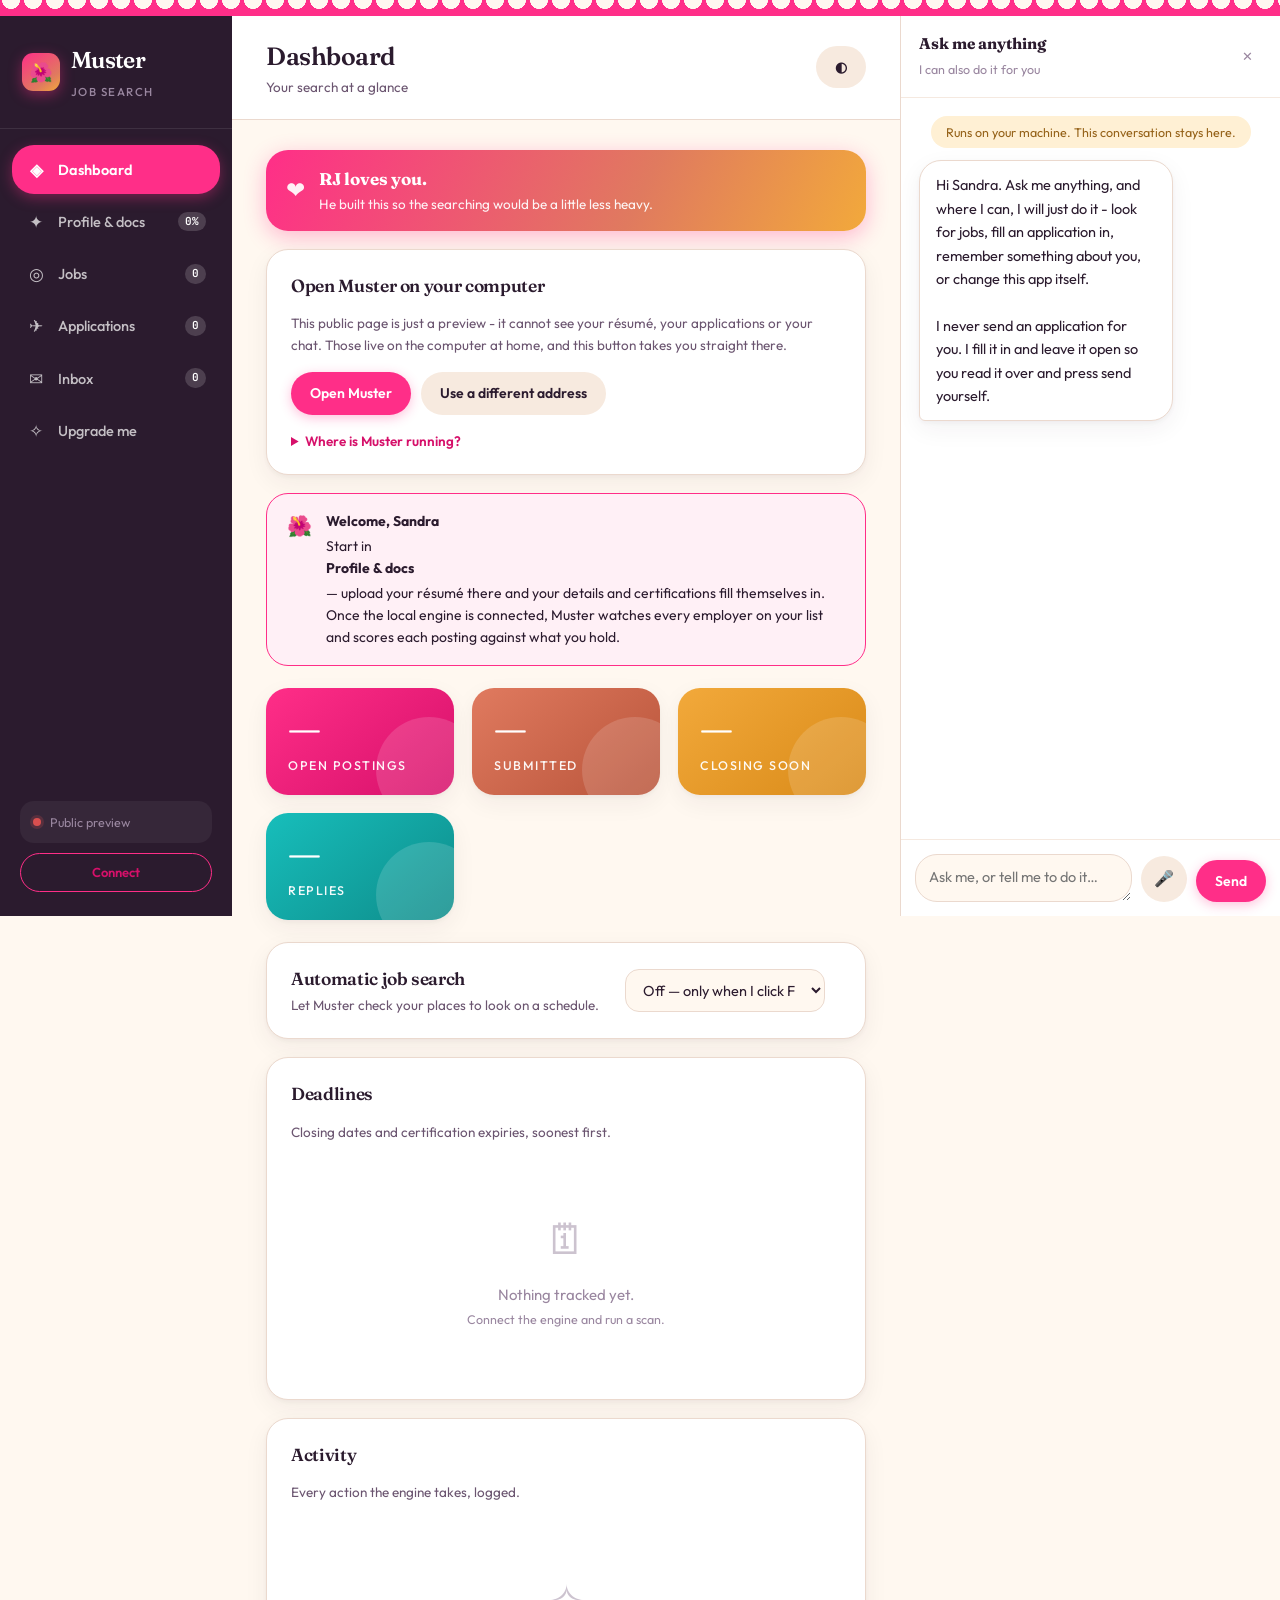
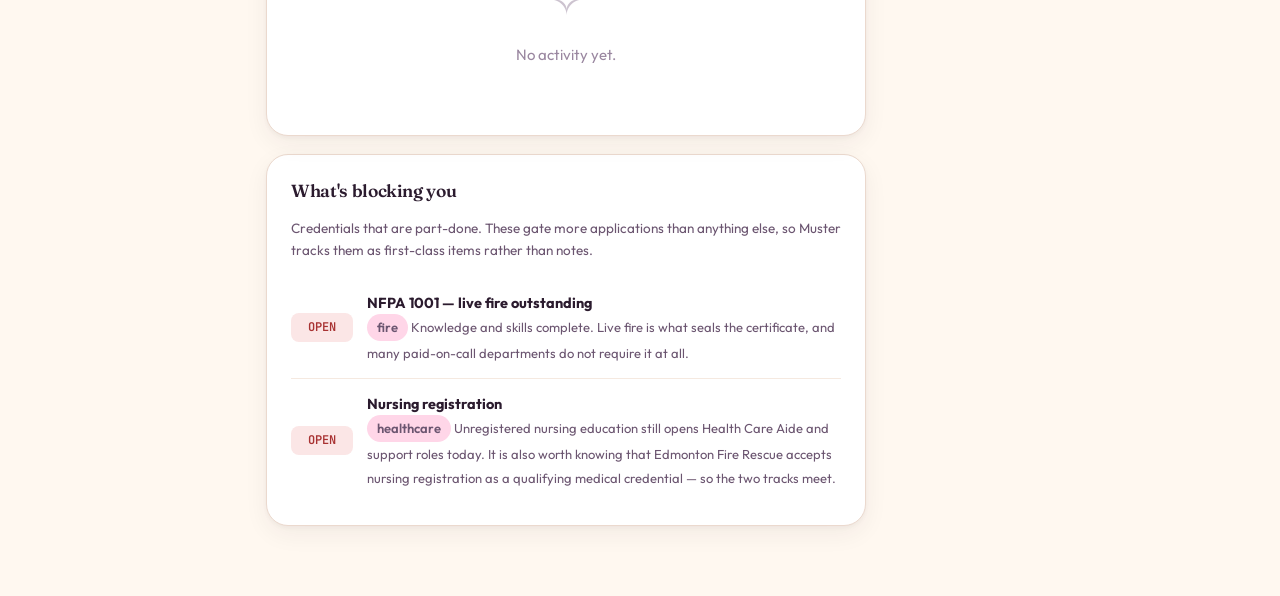
<file: docs/index.html>
<!doctype html>
<html lang="en">
<head>
<meta charset="utf-8">
<meta name="viewport" content="width=device-width,initial-scale=1">
<title>Muster — Sandra's job search</title>
<link rel="preconnect" href="https://fonts.googleapis.com">
<link rel="preconnect" href="https://fonts.gstatic.com" crossorigin>
<link href="https://fonts.googleapis.com/css2?family=Fraunces:opsz,wght@9..144,500;9..144,600;9..144,700&family=Outfit:wght@400;500;600;700&family=JetBrains+Mono:wght@400;500;600&display=swap" rel="stylesheet">
<link rel="stylesheet" href="styles.css?v=20260818100408">
<link rel="icon" href="data:image/svg+xml,<svg xmlns='http://www.w3.org/2000/svg' viewBox='0 0 100 100'><text y='.9em' font-size='90'>🌺</text></svg>">
</head>
<body>
<div class="cutpaper"></div>

<div class="shell">

  <!-- ══ left rail ══ -->
  <aside class="rail">
    <div class="brand">
      <div class="brand-mark">
        <div class="brand-glyph">🌺</div>
        <div>
          <h1>Muster</h1>
          <small>Job search</small>
        </div>
      </div>
    </div>

    <nav class="nav" id="nav">
      <button data-panel="dash"  aria-current="true"><span class="ico">◈</span><span class="lbl">Dashboard</span></button>
      <button data-panel="profile"><span class="ico">✦</span><span class="lbl">Profile &amp; docs</span><span class="tag" id="tag-profile">0%</span></button>
      <button data-panel="jobs"><span class="ico">◎</span><span class="lbl">Jobs</span><span class="tag" id="tag-jobs">0</span></button>
      <button data-panel="apps"><span class="ico">✈</span><span class="lbl">Applications</span><span class="tag" id="tag-apps">0</span></button>
      <button data-panel="inbox"><span class="ico">✉</span><span class="lbl">Inbox</span><span class="tag" id="tag-inbox">0</span></button>
      <button data-panel="upgrade"><span class="ico">✧</span><span class="lbl">Upgrade me</span></button>
    </nav>

    <div class="rail-foot">
      <div class="conn">
        <span class="dot" id="conn-dot"></span>
        <span id="conn-text">Offline</span>
      </div>
      <button class="btn ghost" id="btn-connect" style="font-size:13px;padding:8px 14px">Connect</button>
    </div>
  </aside>

  <!-- ══ main ══ -->
  <main class="main">
    <header class="topbar">
      <div>
        <h2 id="page-title">Dashboard</h2>
        <div class="sub" id="page-sub">Your search at a glance</div>
      </div>
      <div class="spacer"></div>
      <button class="btn quiet" id="btn-theme" title="Theme">◐</button>
    </header>

    <div class="wrap">

      <!-- ── DASHBOARD ── -->
      <section class="panel" id="p-dash">
        <div class="lovenote">
          <span class="heart">❤</span>
          <div>
            <b>RJ loves you.</b>
            <span>He built this so the searching would be a little less heavy.</span>
          </div>
        </div>

        <!-- Only ever shown on the public GitHub copy. The engine serving
             this same file at home hides it, because you are already there. -->
        <div class="card" id="open-at-home" hidden style="margin-bottom:18px">
          <h3>Open Muster on your computer</h3>
          <p class="hint">This public page is just a preview - it cannot see your
             résumé, your applications or your chat. Those live on the computer at
             home, and this button takes you straight there.</p>
          <div style="display:flex;gap:10px;flex-wrap:wrap;align-items:center;margin-top:14px">
            <a class="btn" id="go-home" href="http://127.0.0.1:8770/">Open Muster</a>
            <button class="btn quiet" id="edit-home">Use a different address</button>
          </div>
          <details id="home-editor" style="margin-top:16px">
            <summary style="cursor:pointer;color:var(--pink-deep);font-weight:600;font-size:13.5px">Where is Muster running?</summary>
            <p class="hint" style="margin-top:12px">
              On the computer itself, leave this as it is. From your phone or another
              device on the same wifi, use that computer's address on the network -
              Muster prints it when it starts, something like
              <code>http://192.168.1.42:8770</code>. It will ask for your PIN once.</p>
            <div class="row" style="align-items:end;margin-top:12px">
              <div class="field" style="margin:0;flex:1">
                <label>Address of the computer running Muster</label>
                <input type="text" id="home-url" placeholder="http://192.168.1.42:8770">
              </div>
              <button class="btn" id="save-home" type="button">Save</button>
            </div>
          </details>
        </div>

        <div class="banner pink" id="setup-banner">
          <span class="bi">🌺</span>
          <div>
            <b>Welcome, Sandra</b>
            Start in <b>Profile &amp; docs</b> — upload your résumé there and your details
            and certifications fill themselves in. Once the local engine is connected,
            Muster watches every employer on your list and scores each posting against
            what you hold.
          </div>
        </div>

        <div class="grid g4" style="margin-bottom:22px">
          <div class="stat p1"><div class="n" id="s-open">—</div><div class="l">Open postings</div></div>
          <div class="stat p2"><div class="n" id="s-sent">—</div><div class="l">Submitted</div></div>
          <div class="stat p3"><div class="n" id="s-soon">—</div><div class="l">Closing soon</div></div>
          <div class="stat p4"><div class="n" id="s-reply">—</div><div class="l">Replies</div></div>
          <div class="stat p5" id="attn-tile" style="display:none"><div class="n" id="s-needs-attention">0</div><div class="l">Need your attention</div></div>
        </div>

        <div class="card" style="margin-bottom:18px;display:flex;align-items:center;gap:16px;flex-wrap:wrap">
          <div style="flex:1;min-width:200px">
            <h3 style="margin-bottom:2px">Automatic job search</h3>
            <p class="hint" style="margin:0">Let Muster check your places to look on a schedule.</p>
          </div>
          <select id="scan-schedule" style="max-width:200px">
            <option value="0">Off — only when I click Find jobs</option>
            <option value="6">Every 6 hours</option>
            <option value="12">Every 12 hours</option>
            <option value="24">Once a day</option>
          </select>
          <span id="schedule-note" style="font-size:13px;color:var(--ink-soft)"></span>
        </div>

        <div class="grid g2">
          <div class="card">
            <h3>Deadlines</h3>
            <p class="hint">Closing dates and certification expiries, soonest first.</p>
            <div id="deadlines">
              <div class="empty"><div class="big">🗓</div>Nothing tracked yet.<br><small>Connect the engine and run a scan.</small></div>
            </div>
          </div>

          <div class="card">
            <h3>Activity</h3>
            <p class="hint">Every action the engine takes, logged.</p>
            <div id="activity">
              <div class="empty"><div class="big">✧</div>No activity yet.</div>
            </div>
          </div>
        </div>

        <div class="card" style="margin-top:18px">
          <h3>What's blocking you</h3>
          <p class="hint">Credentials that are part-done. These gate more applications than anything else, so Muster tracks them as first-class items rather than notes.</p>
          <div id="blocker">
            <div class="dl">
              <div class="when soon">OPEN</div>
              <div class="what">
                <b>NFPA 1001 &mdash; live fire outstanding</b> <span class="chip pink">fire</span>
                <span>Knowledge and skills complete. Live fire is what seals the certificate, and many paid-on-call departments do not require it at all.</span>
              </div>
            </div>
            <div class="dl">
              <div class="when soon">OPEN</div>
              <div class="what">
                <b>Nursing registration</b> <span class="chip pink">healthcare</span>
                <span>Unregistered nursing education still opens Health Care Aide and support roles today. It is also worth knowing that Edmonton Fire Rescue accepts nursing registration as a qualifying medical credential &mdash; so the two tracks meet.</span>
              </div>
            </div>
          </div>
        </div>
      </section>

      <!-- ── PROFILE ── -->
      <section class="panel" id="p-profile" hidden>
        <div class="banner">
          <span class="bi">🔒</span>
          <div><b>Stays on this machine</b>
          Read from your résumé and saved locally. The public website never sees it.</div>
        </div>

        <div class="card" style="margin-bottom:18px">
          <h3>Start here — upload your résumé</h3>
          <p class="hint">Everything below fills itself in from this one file: your details, your certifications, and most of what an application asks for.</p>
          <div class="drop" id="drop-resume">
            <div class="big">📄</div>
            <b>Drop résumé here</b> or click to browse
            <small>PDF, DOC, DOCX</small>
          </div>
          <input type="file" id="file-resume" hidden accept=".pdf,.doc,.docx,.rtf,.odt">
          <div id="resume-list" style="margin-top:14px"></div>
        </div>

        <div class="card" style="margin-bottom:18px">
          <h3>Still needed</h3>
          <p class="hint">Only the things a job application will actually ask for that we do not have yet. Answer them in the chat below, in your own words.</p>
          <div id="gap-list">
            <div class="empty"><div class="big">✦</div>Upload your résumé above and this fills itself in.</div>
          </div>
        </div>

        <div class="card" style="margin-bottom:18px">
          <h3>Answer them here</h3>
          <p class="hint">Plain sentences are fine — "I live in Onoway, Alberta, postal T0E 1V0" fills three at once.</p>
          <div class="chat mini">
            <div class="msgs" id="msgs-profile">
              <div class="msg bot">Tell me anything from the list above and I will record it. You can answer several at once.</div>
            </div>
            <div class="composer">
              <textarea id="chat-input-profile" placeholder="e.g. I'm a Canadian citizen with a class 5 licence…" rows="1"></textarea>
              <button class="btn" id="btn-send-profile">Save it</button>
            </div>
          </div>
        </div>

        <div class="card" style="margin-bottom:18px">
          <h3>What we have</h3>
          <p class="hint">Read from your résumé and from what you have told me.</p>
          <div id="have-list">
            <div class="empty"><div class="big">✧</div>Nothing yet.</div>
          </div>
        </div>

        <div class="card" style="margin-bottom:18px">
          <h3>Certifications</h3>
          <p class="hint">Lifted automatically from your résumé. You can still add anything the parser missed.</p>
          <div id="cert-list">
            <div class="empty"><div class="big">❋</div>Upload your résumé and your certifications appear here.</div>
          </div>
          <details style="margin-top:16px">
            <summary style="cursor:pointer;color:var(--pink-deep);font-weight:600;font-size:13.5px">Add one manually</summary>
            <div class="row" style="align-items:end;margin-top:14px">
              <div class="field" style="margin:0"><label>Certification</label>
                <input type="text" id="cert-name" placeholder="e.g. NFPA 1001 Level II"></div>
              <div class="field" style="margin:0"><label>Status</label>
                <select id="cert-status"><option>Complete</option><option>In progress</option><option>Partial</option><option>Expired</option></select></div>
              <div class="field" style="margin:0"><label>Expires</label><input type="date" id="cert-expiry"></div>
              <button class="btn" id="btn-add-cert" type="button">Add</button>
            </div>
          </details>
        </div>

        <div class="card">
          <h3>Supporting documents</h3>
          <p class="hint">Certificates, abstract, fit test, immunization record, CRC — anything a department might ask you to attach.</p>
          <div class="drop" id="drop-doc">
            <div class="big">❋</div>
            <b>Drop documents here</b>
            <small>Anything a department might ask you to attach</small>
          </div>
          <input type="file" id="file-doc" hidden multiple>
          <div id="doc-list" style="margin-top:14px"></div>
        </div>
      </section>

      <!-- ── JOBS ── -->
      <section class="panel" id="p-jobs" hidden>
        <div class="card" style="margin-bottom:18px">
          <h3>Ask about jobs</h3>
          <p class="hint">Which employers are worth it, what they need, when they open.</p>
          <div class="chat mini">
            <div class="msgs" id="msgs-jobs">
              <div class="msg bot">Ask me who is hiring, what a posting really requires, or whether something is worth applying to.</div>
            </div>
            <div class="composer">
              <textarea id="chat-input-jobs" placeholder="e.g. which of these should I apply to first?" rows="1"></textarea>
              <button class="btn" id="btn-send-jobs">Send</button>
            </div>
          </div>
        </div>

        <div class="card" style="margin-bottom:18px">
          <h3>Places to look</h3>
          <p class="hint">Just tell me where to look - "LinkedIn for nursing in Alberta", "Indeed for care aide near Onoway", "the City of Edmonton jobs page". I find the address and add it. No links to paste.</p>
          <div class="chat mini">
            <div class="msgs" id="msgs-sources">
              <div class="msg bot">Tell me where to look and I will add it. For example: "LinkedIn for nursing in Alberta", "Job Bank firefighter jobs", "AHS careers", or "the City of Edmonton jobs page".</div>
            </div>
            <div class="composer">
              <textarea id="chat-input-sources" placeholder="e.g. LinkedIn nursing jobs in Alberta…" rows="1"></textarea>
              <button class="btn" id="btn-send-sources">Add it</button>
            </div>
          </div>
          <details style="margin-top:12px">
            <summary style="cursor:pointer;color:var(--pink-deep);font-weight:600;font-size:13px">Type an address by hand instead</summary>
            <div class="row" style="align-items:end;margin-top:12px">
              <div class="field" style="margin:0"><label>Name</label><input type="text" id="src-name" placeholder="e.g. LinkedIn - nursing"></div>
              <div class="field" style="margin:0;flex:2"><label>Web address</label><input type="text" id="src-url" placeholder="https://..."></div>
              <div class="field" style="margin:0"><label>Track</label><select id="src-kind"><option value="fire">Fire</option><option value="healthcare">Healthcare</option><option value="general">Any job</option></select></div>
              <button class="btn quiet" id="btn-add-src" type="button">Add</button>
            </div>
          </details>
          <div id="src-list" style="margin-top:14px"></div>
        </div>

        <div class="banner">
          <span class="bi">◎</span>
          <div><b>Every employer, watched</b>
          Fire services, healthcare, and general employers across Alberta and beyond.
          Muster checks each source for new postings and scores them against what you hold.</div>
        </div>
        <div style="display:flex;gap:12px;margin-bottom:18px;flex-wrap:wrap">
          <button class="btn" id="btn-scan2">Scan now</button>
          <button class="btn ghost" id="btn-seed">Load employers</button>
          <input type="text" id="job-filter" placeholder="Filter by department or city…" style="flex:1;min-width:210px">
        </div>
        <div class="tablewrap">
          <table>
            <thead><tr>
              <th>Employer</th><th>Role</th><th>Track</th><th>Type</th><th>City</th>
              <th>Closes</th><th>Match</th><th>Portal</th><th>Apply</th>
            </tr></thead>
            <tbody id="jobs-body">
              <tr><td colspan="9"><div class="empty"><div class="big">◎</div>
                No postings yet.<br><small>Connect the engine, then load employers and scan.</small></div></td></tr>
            </tbody>
          </table>
        </div>
      </section>

      <!-- ── APPLICATIONS ── -->
      <section class="panel" id="p-apps" hidden>
        <div class="banner">
          <span class="bi">✈</span>
          <div><b>Nothing submits without review</b>
          Muster fills the forms and queues them here. You read it, then you send it.
          Fire departments talk to each other — a sloppy application is remembered.</div>
        </div>
        <div class="tablewrap">
          <table>
            <thead><tr>
              <th>Employer</th><th>Role</th><th>Status</th><th>Submitted</th>
              <th>Last reply</th><th></th>
            </tr></thead>
            <tbody id="apps-body">
              <tr><td colspan="6"><div class="empty"><div class="big">✈</div>
                No applications yet.</div></td></tr>
            </tbody>
          </table>
        </div>
      </section>


      <!-- ── UPGRADE ── -->
      <section class="panel" id="p-upgrade" hidden>
        <div class="banner pink">
          <span class="bi">✧</span>
          <div><b>Change how this app looks and works</b>
          Describe what you want and it rewrites its own page - the look, the
          wording, or where things are. Every change is checked by opening the
          page and using it before you see it, and anything broken is put back
          automatically.</div>
        </div>

        <div class="card" style="margin-bottom:18px">
          <h3>Try one of these</h3>
          <p class="hint">Click to load it into the box, then send.</p>
          <div class="ideas">
            <button class="idea" type="button">Change the theme to deep blues and gold instead of pink</button>
            <button class="idea" type="button">Make the text bigger and easier to read</button>
            <button class="idea" type="button">Give it a calm, minimal look with lots of white space</button>
            <button class="idea" type="button">Make it warmer and softer, rounder corners</button>
            <button class="idea" type="button">Use a dark theme by default</button>
            <button class="idea" type="button">Make the buttons and cards flatter and more modern</button>
            <button class="idea" type="button">Change the welcome message to something shorter</button>
            <button class="idea" type="button">Make it look like a firefighter app, reds and blacks</button>
            <button class="idea" type="button">Move the settings button to the top of the page</button>
            <button class="idea" type="button">Add a final confirmation step before an application is sent</button>
            <button class="idea" type="button">Put the deadlines above everything else on the dashboard</button>
            <button class="idea" type="button">Add a new tab for interview notes</button>
          </div>
        </div>

        <div class="card">
          <h3>Tell it what to change</h3>
          <p class="hint">Plain English. It can change the colours, the wording, or the shape of the app - moving things, adding a step, adding a tab.</p>
          <div class="chat mini">
            <div class="msgs" id="msgs-upgrade">
              <div class="msg bot">Describe any change to how this app looks, reads or works - including moving things around or adding a step - and I will rewrite my own page to match. I open the page and test it before you see it, so a change that breaks something is put back on its own. Say "undo" for the last change, or use Restore original design to go all the way back.</div>
            </div>
            <div class="composer">
              <textarea id="chat-input-upgrade" placeholder="e.g. change the theme to something calmer…" rows="1"></textarea>
              <button class="btn" id="btn-send-upgrade">Change it</button>
            </div>
          </div>
          <div style="margin-top:14px;display:flex;gap:10px;flex-wrap:wrap">
            <button class="btn quiet" id="btn-undo-upgrade" type="button">Undo last change</button>
            <button class="btn quiet" id="btn-selftest" type="button">Check the page works</button>
            <button class="btn quiet" id="btn-reset-upgrade" type="button">Restore original design</button>
          </div>
          <p class="hint" style="margin-top:10px">Restore puts back the design this app
             shipped with, however far it has drifted. Your version is saved first, so
             even that is reversible.</p>
        </div>
      </section>


      <!-- ── INBOX ── -->
      <section class="panel" id="p-inbox" hidden>
        <div class="banner">
          <span class="bi">✉</span>
          <div><b>Replies, interviews and rejections</b>
          Muster reads your email read-only and threads anything job-related here.
          Your password never leaves this machine.</div>
        </div>

        <div class="card" id="email-card" style="margin-bottom:18px">
          <h3>Connect your email</h3>
          <p class="hint">Gmail needs a one-time <b>App Password</b>, not your normal password.
          Turn on 2-Step Verification, then Google Account → Security → App passwords → name it "Muster".</p>
          <div class="row" style="align-items:end">
            <div class="field" style="margin:0;flex:2"><label>Gmail address</label>
              <input type="email" id="email-addr" placeholder="sandra.ayany@gmail.com"></div>
            <div class="field" style="margin:0;flex:2"><label>App password (16 characters)</label>
              <input type="password" id="email-pw" placeholder="xxxx xxxx xxxx xxxx"></div>
            <button class="btn" id="btn-email-connect" type="button">Connect</button>
          </div>
          <div id="email-status" style="margin-top:12px;font-size:13.5px"></div>
        </div>

        <div style="display:flex;gap:12px;margin-bottom:16px">
          <button class="btn" id="btn-inbox-refresh">Check email now</button>
        </div>
        <div id="inbox-list">
          <div class="empty"><div class="big">✉</div>Connect your email, then check for replies.</div>
        </div>
      </section>

      <!-- ── CHAT ── -->
          </div>
  </main>
  <aside class="superchat" id="superchat">
    <div class="sc-head">
      <div><b>Ask me anything</b><span>I can also do it for you</span></div>
      <button class="sc-toggle" id="sc-toggle" type="button" aria-label="Hide the chat">&#10005;</button>
    </div>
    <div class="msgs" id="msgs">
      <div class="msg sys">Runs on your machine. This conversation stays here.</div>
      <div class="msg bot">Hi Sandra. Ask me anything, and where I can, I will just do it - look for jobs, fill an application in, remember something about you, or change this app itself.

I never send an application for you. I fill it in and leave it open so you read it over and press send yourself.</div>
    </div>
    <div class="composer">
      <textarea id="chat-input" placeholder="Ask me, or tell me to do it&#8230;" rows="1"></textarea>
      <button class="btn" id="btn-send">Send</button>
    </div>
  </aside>
  <button class="sc-open" id="sc-open" type="button" aria-label="Open the chat">&#128172;</button>
</div>

<script src="app.js?v=20260818100408"></script>
</body>
</html>
</file>
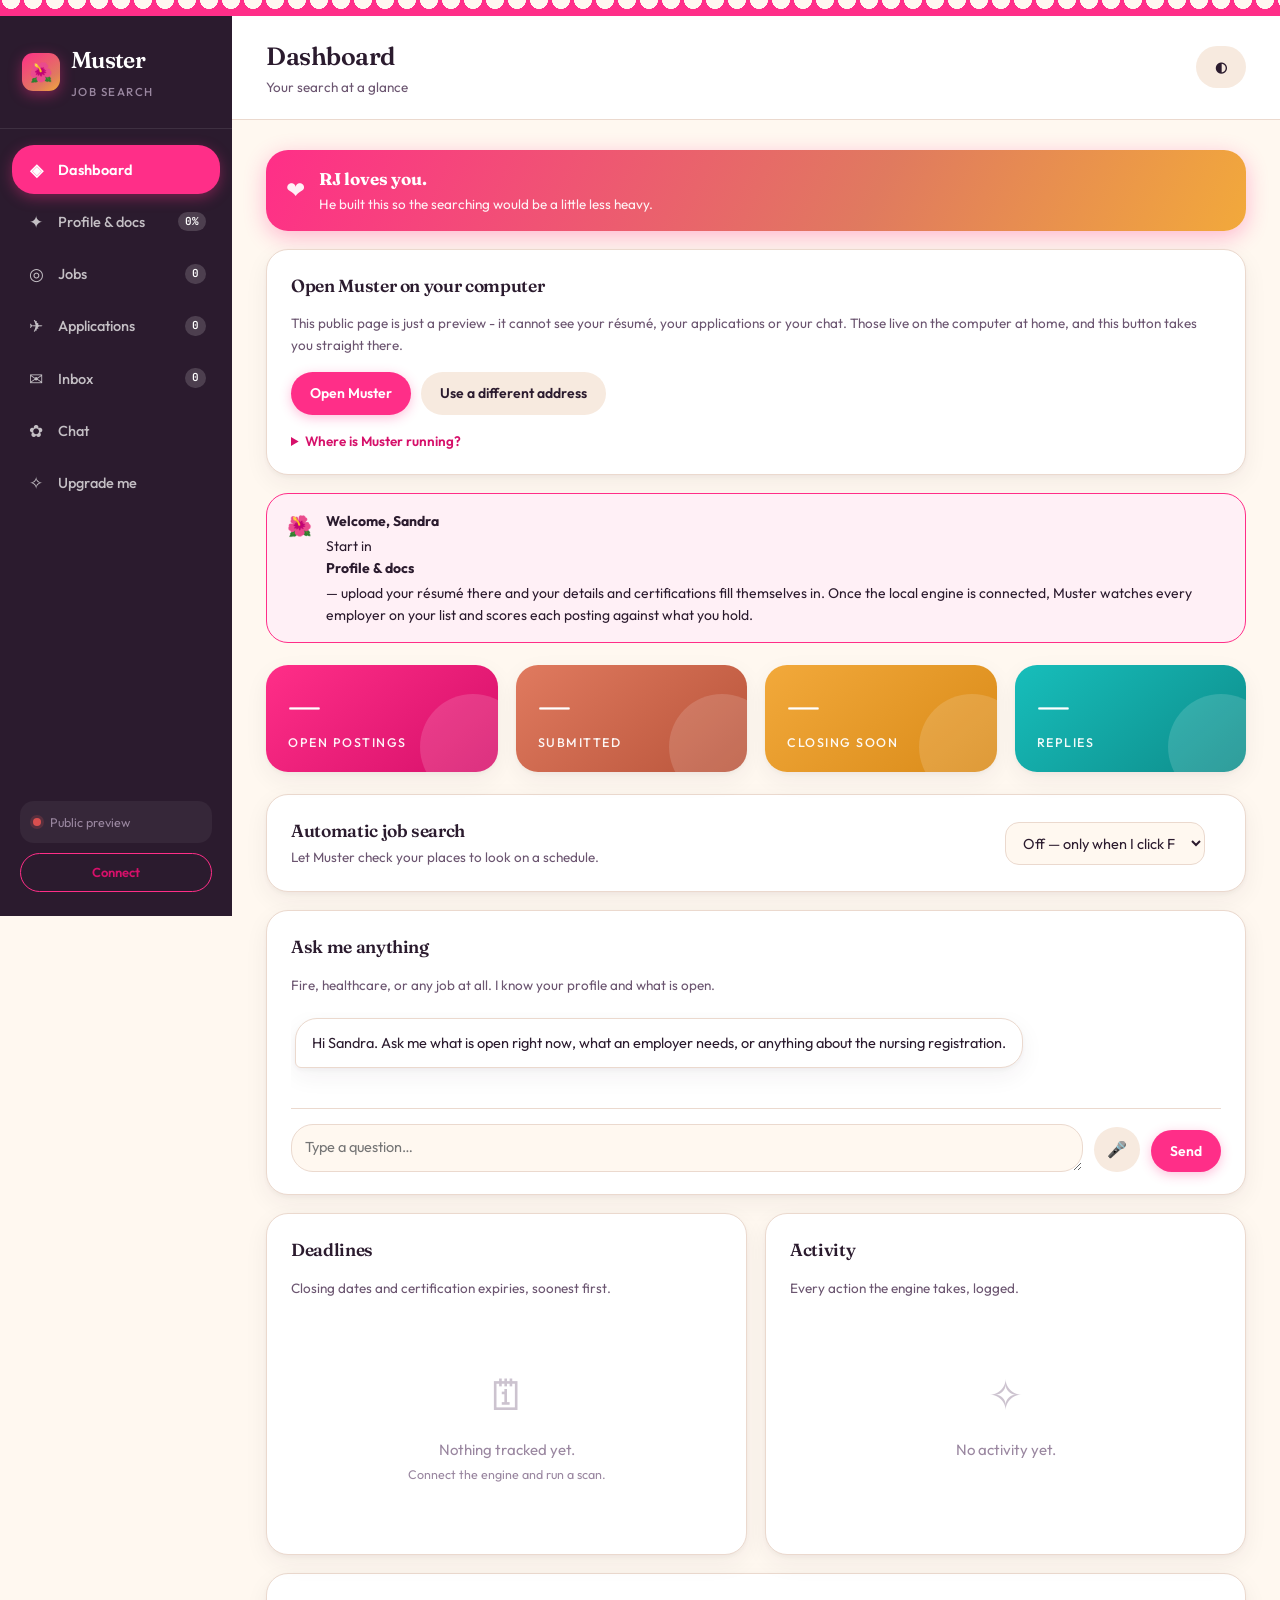
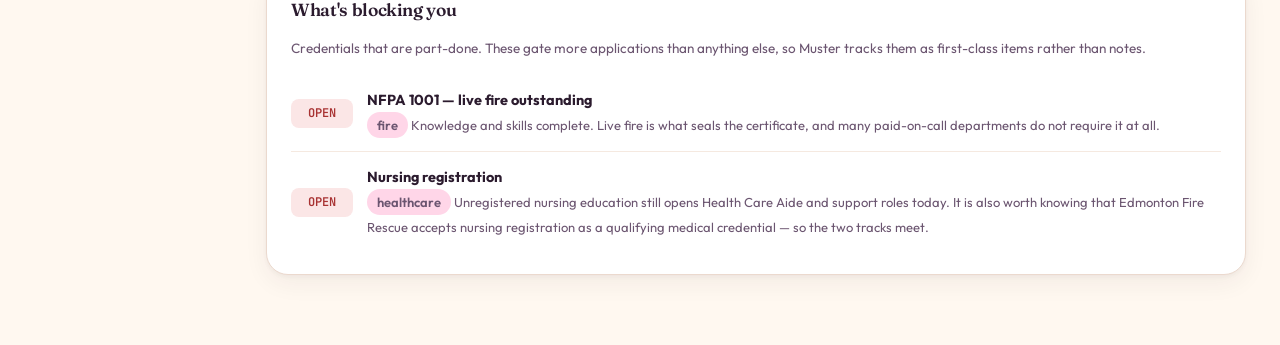
<file: docs/_defaults/index.html>
<!doctype html>
<html lang="en">
<head>
<meta charset="utf-8">
<meta name="viewport" content="width=device-width,initial-scale=1">
<title>Muster — Sandra's job search</title>
<link rel="preconnect" href="https://fonts.googleapis.com">
<link rel="preconnect" href="https://fonts.gstatic.com" crossorigin>
<link href="https://fonts.googleapis.com/css2?family=Fraunces:opsz,wght@9..144,500;9..144,600;9..144,700&family=Outfit:wght@400;500;600;700&family=JetBrains+Mono:wght@400;500;600&display=swap" rel="stylesheet">
<link rel="stylesheet" href="styles.css?v=20260818100408">
<link rel="icon" href="data:image/svg+xml,<svg xmlns='http://www.w3.org/2000/svg' viewBox='0 0 100 100'><text y='.9em' font-size='90'>🌺</text></svg>">
</head>
<body>
<div class="cutpaper"></div>

<div class="shell">

  <!-- ══ left rail ══ -->
  <aside class="rail">
    <div class="brand">
      <div class="brand-mark">
        <div class="brand-glyph">🌺</div>
        <div>
          <h1>Muster</h1>
          <small>Job search</small>
        </div>
      </div>
    </div>

    <nav class="nav" id="nav">
      <button data-panel="dash"  aria-current="true"><span class="ico">◈</span><span class="lbl">Dashboard</span></button>
      <button data-panel="profile"><span class="ico">✦</span><span class="lbl">Profile &amp; docs</span><span class="tag" id="tag-profile">0%</span></button>
      <button data-panel="jobs"><span class="ico">◎</span><span class="lbl">Jobs</span><span class="tag" id="tag-jobs">0</span></button>
      <button data-panel="apps"><span class="ico">✈</span><span class="lbl">Applications</span><span class="tag" id="tag-apps">0</span></button>
      <button data-panel="inbox"><span class="ico">✉</span><span class="lbl">Inbox</span><span class="tag" id="tag-inbox">0</span></button>
      <button data-panel="chat"><span class="ico">✿</span><span class="lbl">Chat</span></button>
      <button data-panel="upgrade"><span class="ico">✧</span><span class="lbl">Upgrade me</span></button>
    </nav>

    <div class="rail-foot">
      <div class="conn">
        <span class="dot" id="conn-dot"></span>
        <span id="conn-text">Offline</span>
      </div>
      <button class="btn ghost" id="btn-connect" style="font-size:13px;padding:8px 14px">Connect</button>
    </div>
  </aside>

  <!-- ══ main ══ -->
  <main class="main">
    <header class="topbar">
      <div>
        <h2 id="page-title">Dashboard</h2>
        <div class="sub" id="page-sub">Your search at a glance</div>
      </div>
      <div class="spacer"></div>
      <button class="btn quiet" id="btn-theme" title="Theme">◐</button>
    </header>

    <div class="wrap">

      <!-- ── DASHBOARD ── -->
      <section class="panel" id="p-dash">
        <div class="lovenote">
          <span class="heart">❤</span>
          <div>
            <b>RJ loves you.</b>
            <span>He built this so the searching would be a little less heavy.</span>
          </div>
        </div>

        <!-- Only ever shown on the public GitHub copy. The engine serving
             this same file at home hides it, because you are already there. -->
        <div class="card" id="open-at-home" hidden style="margin-bottom:18px">
          <h3>Open Muster on your computer</h3>
          <p class="hint">This public page is just a preview - it cannot see your
             résumé, your applications or your chat. Those live on the computer at
             home, and this button takes you straight there.</p>
          <div style="display:flex;gap:10px;flex-wrap:wrap;align-items:center;margin-top:14px">
            <a class="btn" id="go-home" href="http://127.0.0.1:8770/">Open Muster</a>
            <button class="btn quiet" id="edit-home">Use a different address</button>
          </div>
          <details id="home-editor" style="margin-top:16px">
            <summary style="cursor:pointer;color:var(--pink-deep);font-weight:600;font-size:13.5px">Where is Muster running?</summary>
            <p class="hint" style="margin-top:12px">
              On the computer itself, leave this as it is. From your phone or another
              device on the same wifi, use that computer's address on the network -
              Muster prints it when it starts, something like
              <code>http://192.168.1.42:8770</code>. It will ask for your PIN once.</p>
            <div class="row" style="align-items:end;margin-top:12px">
              <div class="field" style="margin:0;flex:1">
                <label>Address of the computer running Muster</label>
                <input type="text" id="home-url" placeholder="http://192.168.1.42:8770">
              </div>
              <button class="btn" id="save-home" type="button">Save</button>
            </div>
          </details>
        </div>

        <div class="banner pink" id="setup-banner">
          <span class="bi">🌺</span>
          <div>
            <b>Welcome, Sandra</b>
            Start in <b>Profile &amp; docs</b> — upload your résumé there and your details
            and certifications fill themselves in. Once the local engine is connected,
            Muster watches every employer on your list and scores each posting against
            what you hold.
          </div>
        </div>

        <div class="grid g4" style="margin-bottom:22px">
          <div class="stat p1"><div class="n" id="s-open">—</div><div class="l">Open postings</div></div>
          <div class="stat p2"><div class="n" id="s-sent">—</div><div class="l">Submitted</div></div>
          <div class="stat p3"><div class="n" id="s-soon">—</div><div class="l">Closing soon</div></div>
          <div class="stat p4"><div class="n" id="s-reply">—</div><div class="l">Replies</div></div>
          <div class="stat p5" id="attn-tile" style="display:none"><div class="n" id="s-needs-attention">0</div><div class="l">Need your attention</div></div>
        </div>

        <div class="card" style="margin-bottom:18px;display:flex;align-items:center;gap:16px;flex-wrap:wrap">
          <div style="flex:1;min-width:200px">
            <h3 style="margin-bottom:2px">Automatic job search</h3>
            <p class="hint" style="margin:0">Let Muster check your places to look on a schedule.</p>
          </div>
          <select id="scan-schedule" style="max-width:200px">
            <option value="0">Off — only when I click Find jobs</option>
            <option value="6">Every 6 hours</option>
            <option value="12">Every 12 hours</option>
            <option value="24">Once a day</option>
          </select>
          <span id="schedule-note" style="font-size:13px;color:var(--ink-soft)"></span>
        </div>

        <div class="card dash-chat" style="margin-bottom:18px">
          <h3>Ask me anything</h3>
          <p class="hint">Fire, healthcare, or any job at all. I know your profile and what is open.</p>
          <div class="chat mini">
            <div class="msgs" id="msgs-mini">
              <div class="msg bot">Hi Sandra. Ask me what is open right now, what an employer needs, or anything about the nursing registration.</div>
            </div>
            <div class="composer">
              <textarea id="chat-input-mini" placeholder="Type a question…" rows="1"></textarea>
              <button class="btn" id="btn-send-mini">Send</button>
            </div>
          </div>
        </div>

        <div class="grid g2">
          <div class="card">
            <h3>Deadlines</h3>
            <p class="hint">Closing dates and certification expiries, soonest first.</p>
            <div id="deadlines">
              <div class="empty"><div class="big">🗓</div>Nothing tracked yet.<br><small>Connect the engine and run a scan.</small></div>
            </div>
          </div>

          <div class="card">
            <h3>Activity</h3>
            <p class="hint">Every action the engine takes, logged.</p>
            <div id="activity">
              <div class="empty"><div class="big">✧</div>No activity yet.</div>
            </div>
          </div>
        </div>

        <div class="card" style="margin-top:18px">
          <h3>What's blocking you</h3>
          <p class="hint">Credentials that are part-done. These gate more applications than anything else, so Muster tracks them as first-class items rather than notes.</p>
          <div id="blocker">
            <div class="dl">
              <div class="when soon">OPEN</div>
              <div class="what">
                <b>NFPA 1001 &mdash; live fire outstanding</b> <span class="chip pink">fire</span>
                <span>Knowledge and skills complete. Live fire is what seals the certificate, and many paid-on-call departments do not require it at all.</span>
              </div>
            </div>
            <div class="dl">
              <div class="when soon">OPEN</div>
              <div class="what">
                <b>Nursing registration</b> <span class="chip pink">healthcare</span>
                <span>Unregistered nursing education still opens Health Care Aide and support roles today. It is also worth knowing that Edmonton Fire Rescue accepts nursing registration as a qualifying medical credential &mdash; so the two tracks meet.</span>
              </div>
            </div>
          </div>
        </div>
      </section>

      <!-- ── PROFILE ── -->
      <section class="panel" id="p-profile" hidden>
        <div class="banner">
          <span class="bi">🔒</span>
          <div><b>Stays on this machine</b>
          Read from your résumé and saved locally. The public website never sees it.</div>
        </div>

        <div class="card" style="margin-bottom:18px">
          <h3>Start here — upload your résumé</h3>
          <p class="hint">Everything below fills itself in from this one file: your details, your certifications, and most of what an application asks for.</p>
          <div class="drop" id="drop-resume">
            <div class="big">📄</div>
            <b>Drop résumé here</b> or click to browse
            <small>PDF, DOC, DOCX</small>
          </div>
          <input type="file" id="file-resume" hidden accept=".pdf,.doc,.docx,.rtf,.odt">
          <div id="resume-list" style="margin-top:14px"></div>
        </div>

        <div class="card" style="margin-bottom:18px">
          <h3>Still needed</h3>
          <p class="hint">Only the things a job application will actually ask for that we do not have yet. Answer them in the chat below, in your own words.</p>
          <div id="gap-list">
            <div class="empty"><div class="big">✦</div>Upload your résumé above and this fills itself in.</div>
          </div>
        </div>

        <div class="card" style="margin-bottom:18px">
          <h3>Answer them here</h3>
          <p class="hint">Plain sentences are fine — "I live in Onoway, Alberta, postal T0E 1V0" fills three at once.</p>
          <div class="chat mini">
            <div class="msgs" id="msgs-profile">
              <div class="msg bot">Tell me anything from the list above and I will record it. You can answer several at once.</div>
            </div>
            <div class="composer">
              <textarea id="chat-input-profile" placeholder="e.g. I'm a Canadian citizen with a class 5 licence…" rows="1"></textarea>
              <button class="btn" id="btn-send-profile">Save it</button>
            </div>
          </div>
        </div>

        <div class="card" style="margin-bottom:18px">
          <h3>What we have</h3>
          <p class="hint">Read from your résumé and from what you have told me.</p>
          <div id="have-list">
            <div class="empty"><div class="big">✧</div>Nothing yet.</div>
          </div>
        </div>

        <div class="card" style="margin-bottom:18px">
          <h3>Certifications</h3>
          <p class="hint">Lifted automatically from your résumé. You can still add anything the parser missed.</p>
          <div id="cert-list">
            <div class="empty"><div class="big">❋</div>Upload your résumé and your certifications appear here.</div>
          </div>
          <details style="margin-top:16px">
            <summary style="cursor:pointer;color:var(--pink-deep);font-weight:600;font-size:13.5px">Add one manually</summary>
            <div class="row" style="align-items:end;margin-top:14px">
              <div class="field" style="margin:0"><label>Certification</label>
                <input type="text" id="cert-name" placeholder="e.g. NFPA 1001 Level II"></div>
              <div class="field" style="margin:0"><label>Status</label>
                <select id="cert-status"><option>Complete</option><option>In progress</option><option>Partial</option><option>Expired</option></select></div>
              <div class="field" style="margin:0"><label>Expires</label><input type="date" id="cert-expiry"></div>
              <button class="btn" id="btn-add-cert" type="button">Add</button>
            </div>
          </details>
        </div>

        <div class="card">
          <h3>Supporting documents</h3>
          <p class="hint">Certificates, abstract, fit test, immunization record, CRC — anything a department might ask you to attach.</p>
          <div class="drop" id="drop-doc">
            <div class="big">❋</div>
            <b>Drop documents here</b>
            <small>Anything a department might ask you to attach</small>
          </div>
          <input type="file" id="file-doc" hidden multiple>
          <div id="doc-list" style="margin-top:14px"></div>
        </div>
      </section>

      <!-- ── JOBS ── -->
      <section class="panel" id="p-jobs" hidden>
        <div class="card" style="margin-bottom:18px">
          <h3>Ask about jobs</h3>
          <p class="hint">Which employers are worth it, what they need, when they open.</p>
          <div class="chat mini">
            <div class="msgs" id="msgs-jobs">
              <div class="msg bot">Ask me who is hiring, what a posting really requires, or whether something is worth applying to.</div>
            </div>
            <div class="composer">
              <textarea id="chat-input-jobs" placeholder="e.g. which of these should I apply to first?" rows="1"></textarea>
              <button class="btn" id="btn-send-jobs">Send</button>
            </div>
          </div>
        </div>

        <div class="card" style="margin-bottom:18px">
          <h3>Places to look</h3>
          <p class="hint">Just tell me where to look - "LinkedIn for nursing in Alberta", "Indeed for care aide near Onoway", "the City of Edmonton jobs page". I find the address and add it. No links to paste.</p>
          <div class="chat mini">
            <div class="msgs" id="msgs-sources">
              <div class="msg bot">Tell me where to look and I will add it. For example: "LinkedIn for nursing in Alberta", "Job Bank firefighter jobs", "AHS careers", or "the City of Edmonton jobs page".</div>
            </div>
            <div class="composer">
              <textarea id="chat-input-sources" placeholder="e.g. LinkedIn nursing jobs in Alberta…" rows="1"></textarea>
              <button class="btn" id="btn-send-sources">Add it</button>
            </div>
          </div>
          <details style="margin-top:12px">
            <summary style="cursor:pointer;color:var(--pink-deep);font-weight:600;font-size:13px">Type an address by hand instead</summary>
            <div class="row" style="align-items:end;margin-top:12px">
              <div class="field" style="margin:0"><label>Name</label><input type="text" id="src-name" placeholder="e.g. LinkedIn - nursing"></div>
              <div class="field" style="margin:0;flex:2"><label>Web address</label><input type="text" id="src-url" placeholder="https://..."></div>
              <div class="field" style="margin:0"><label>Track</label><select id="src-kind"><option value="fire">Fire</option><option value="healthcare">Healthcare</option><option value="general">Any job</option></select></div>
              <button class="btn quiet" id="btn-add-src" type="button">Add</button>
            </div>
          </details>
          <div id="src-list" style="margin-top:14px"></div>
        </div>

        <div class="banner">
          <span class="bi">◎</span>
          <div><b>Every employer, watched</b>
          Fire services, healthcare, and general employers across Alberta and beyond.
          Muster checks each source for new postings and scores them against what you hold.</div>
        </div>
        <div style="display:flex;gap:12px;margin-bottom:18px;flex-wrap:wrap">
          <button class="btn" id="btn-scan2">Scan now</button>
          <button class="btn ghost" id="btn-seed">Load employers</button>
          <input type="text" id="job-filter" placeholder="Filter by department or city…" style="flex:1;min-width:210px">
        </div>
        <div class="tablewrap">
          <table>
            <thead><tr>
              <th>Employer</th><th>Role</th><th>Track</th><th>Type</th><th>City</th>
              <th>Closes</th><th>Match</th><th>Portal</th><th>Apply</th>
            </tr></thead>
            <tbody id="jobs-body">
              <tr><td colspan="9"><div class="empty"><div class="big">◎</div>
                No postings yet.<br><small>Connect the engine, then load employers and scan.</small></div></td></tr>
            </tbody>
          </table>
        </div>
      </section>

      <!-- ── APPLICATIONS ── -->
      <section class="panel" id="p-apps" hidden>
        <div class="banner">
          <span class="bi">✈</span>
          <div><b>Nothing submits without review</b>
          Muster fills the forms and queues them here. You read it, then you send it.
          Fire departments talk to each other — a sloppy application is remembered.</div>
        </div>
        <div class="tablewrap">
          <table>
            <thead><tr>
              <th>Employer</th><th>Role</th><th>Status</th><th>Submitted</th>
              <th>Last reply</th><th></th>
            </tr></thead>
            <tbody id="apps-body">
              <tr><td colspan="6"><div class="empty"><div class="big">✈</div>
                No applications yet.</div></td></tr>
            </tbody>
          </table>
        </div>
      </section>


      <!-- ── UPGRADE ── -->
      <section class="panel" id="p-upgrade" hidden>
        <div class="banner pink">
          <span class="bi">✧</span>
          <div><b>Change how this app looks and reads</b>
          Describe what you want and it rewrites its own page. A backup is kept
          every time, so nothing is ever one-way.</div>
        </div>

        <div class="card" style="margin-bottom:18px">
          <h3>Try one of these</h3>
          <p class="hint">Click to load it into the box, then send.</p>
          <div class="ideas">
            <button class="idea" type="button">Change the theme to deep blues and gold instead of pink</button>
            <button class="idea" type="button">Make the text bigger and easier to read</button>
            <button class="idea" type="button">Give it a calm, minimal look with lots of white space</button>
            <button class="idea" type="button">Make it warmer and softer, rounder corners</button>
            <button class="idea" type="button">Use a dark theme by default</button>
            <button class="idea" type="button">Make the buttons and cards flatter and more modern</button>
            <button class="idea" type="button">Change the welcome message to something shorter</button>
            <button class="idea" type="button">Make it look like a firefighter app, reds and blacks</button>
          </div>
        </div>

        <div class="card">
          <h3>Tell it what to change</h3>
          <p class="hint">Plain English. It edits the page's own stylesheet, or its wording if that is what you asked for.</p>
          <div class="chat mini">
            <div class="msgs" id="msgs-upgrade">
              <div class="msg bot">Describe any change to how this app looks or reads, and I will rewrite my own page to match. If you dislike the result, say "undo" and I will put it back.</div>
            </div>
            <div class="composer">
              <textarea id="chat-input-upgrade" placeholder="e.g. change the theme to something calmer…" rows="1"></textarea>
              <button class="btn" id="btn-send-upgrade">Change it</button>
            </div>
          </div>
          <div style="margin-top:14px;display:flex;gap:10px">
            <button class="btn quiet" id="btn-undo-upgrade" type="button">Undo last change</button>
          </div>
        </div>
      </section>


      <!-- ── INBOX ── -->
      <section class="panel" id="p-inbox" hidden>
        <div class="banner">
          <span class="bi">✉</span>
          <div><b>Replies, interviews and rejections</b>
          Muster reads your email read-only and threads anything job-related here.
          Your password never leaves this machine.</div>
        </div>

        <div class="card" id="email-card" style="margin-bottom:18px">
          <h3>Connect your email</h3>
          <p class="hint">Gmail needs a one-time <b>App Password</b>, not your normal password.
          Turn on 2-Step Verification, then Google Account → Security → App passwords → name it "Muster".</p>
          <div class="row" style="align-items:end">
            <div class="field" style="margin:0;flex:2"><label>Gmail address</label>
              <input type="email" id="email-addr" placeholder="sandra.ayany@gmail.com"></div>
            <div class="field" style="margin:0;flex:2"><label>App password (16 characters)</label>
              <input type="password" id="email-pw" placeholder="xxxx xxxx xxxx xxxx"></div>
            <button class="btn" id="btn-email-connect" type="button">Connect</button>
          </div>
          <div id="email-status" style="margin-top:12px;font-size:13.5px"></div>
        </div>

        <div style="display:flex;gap:12px;margin-bottom:16px">
          <button class="btn" id="btn-inbox-refresh">Check email now</button>
        </div>
        <div id="inbox-list">
          <div class="empty"><div class="big">✉</div>Connect your email, then check for replies.</div>
        </div>
      </section>

      <!-- ── CHAT ── -->
      <section class="panel" id="p-chat" hidden>
        <div class="chat">
          <div class="msgs" id="msgs">
            <div class="msg sys">Muster runs on your machine. This conversation is stored locally.</div>
            <div class="msg bot">Hi Sandra. I'm here to help you find work.

Fire service, healthcare, or anything else — I can look up who is hiring, tell you what each employer requires, draft a cover letter in your voice, and keep track of every application and reply.

If your nursing registration is the sticking point, ask me about it. There is work open to you without it, and there is a route through it, and they are different conversations.

A good place to start: tell me what kind of work you want, or ask me what is open right now.</div>
          </div>
          <div class="composer">
            <textarea id="chat-input" placeholder="Ask about departments, requirements, deadlines, or ask for a cover letter…" rows="1"></textarea>
            <button class="btn" id="btn-send">Send</button>
          </div>
        </div>
      </section>

    </div>
  </main>
</div>

<script src="app.js?v=20260818100408"></script>
</body>
</html>
</file>
<file: docs/styles.css>
/* ===============================================================
   Muster - design system
   bold flat colour planes, hot pink, geometric tilework
   =============================================================== */

:root{
  /* palette */
  --pink:        #FF2E88;   /* hot pink - the hero */
  --pink-deep:   #D6106A;
  --pink-soft:   #FFD6E8;
  --pink-wash:   #FFF0F6;
  --clay:       #E07A5F;   /* terracotta wall */
  --clay-deep:  #B8543A;
  --marigold:    #F2A93B;   /* marigold */
  --marigold-soft:#FFF0D4;
  --teal:        #17BEBB;   /* tile blue-green */
  --teal-deep:   #0E8C8A;
  --violet:     #7B4B94;

  /* surfaces */
  --cream:       #FFF8F0;
  --paper:       #FFFFFF;
  --sand:        #F7EADF;
  --ink:         #2B1B2E;   /* warm aubergine, never pure black */
  --ink-soft:    #6B5570;
  --ink-faint:   #9A87A0;
  --line:        #EBD9CE;
  --line-soft:   #F5E9E0;

  --ok:          #2E9E6B;
  --warn:        #E8A33D;
  --bad:         #D94F4F;

  /* type */
  --display: 'Fraunces', Georgia, serif;
  --body: 'Outfit', -apple-system, BlinkMacSystemFont, 'Segoe UI', sans-serif;
  --mono: 'JetBrains Mono', ui-monospace, Consolas, monospace;

  --r-sm: 8px;  --r: 14px;  --r-lg: 22px;  --r-xl: 32px;
  --shadow: 0 2px 4px rgba(43,27,46,.04), 0 8px 24px rgba(43,27,46,.06);
  --shadow-lift: 0 4px 8px rgba(43,27,46,.06), 0 18px 44px rgba(214,16,106,.14);
  --rail: 232px;
  --chat: 380px;
}

@media (prefers-color-scheme: dark){
  :root:not([data-theme="light"]){
    --cream:#1A1020; --paper:#241630; --sand:#2E1D3A;
    --ink:#FCEEF6; --ink-soft:#C4A9CE; --ink-faint:#8E739A;
    --line:#3D2A4A; --line-soft:#31213D;
    --pink-soft:#4A1A38; --pink-wash:#2A1426; --marigold-soft:#3A2A18;
    --shadow:0 2px 4px rgba(0,0,0,.3), 0 8px 24px rgba(0,0,0,.36);
    --shadow-lift:0 4px 8px rgba(0,0,0,.34), 0 18px 44px rgba(255,46,136,.2);
  }
}
:root[data-theme="dark"]{
  --cream:#1A1020; --paper:#241630; --sand:#2E1D3A;
  --ink:#FCEEF6; --ink-soft:#C4A9CE; --ink-faint:#8E739A;
  --line:#3D2A4A; --line-soft:#31213D;
  --pink-soft:#4A1A38; --pink-wash:#2A1426; --marigold-soft:#3A2A18;
  --shadow:0 2px 4px rgba(0,0,0,.3), 0 8px 24px rgba(0,0,0,.36);
  --shadow-lift:0 4px 8px rgba(0,0,0,.34), 0 18px 44px rgba(255,46,136,.2);
}

*{box-sizing:border-box}
html,body{margin:0;padding:0}
body{
  font-family:var(--body); font-size:15px; line-height:1.6;
  color:var(--ink); background:var(--cream);
  -webkit-font-smoothing:antialiased;
}
h1,h2,h3,h4{font-family:var(--display); font-weight:600; letter-spacing:-.02em; margin:0; color:var(--ink)}
a{color:var(--pink-deep)}

/* tile pattern: subtle geometric ground */
.tilework{
  background-image:
    radial-gradient(circle at 0 0, var(--pink-soft) 14%, transparent 15%),
    radial-gradient(circle at 100% 100%, var(--pink-soft) 14%, transparent 15%);
  background-size:22px 22px;
}

/* cut-paper banner edge */
.cutpaper{
  height:16px; width:100%;
  background:var(--pink);
  -webkit-mask:radial-gradient(circle 9px at 50% 0, transparent 98%, #000) 0 0/22px 16px repeat-x;
  mask:radial-gradient(circle 9px at 50% 0, transparent 98%, #000) 0 0/22px 16px repeat-x;
}

/* === shell ===
   Three columns: the rail, the page, and the conversation. The chat is a
   permanent part of the layout rather than a tab, because it is the way
   the app is actually driven - it has to still be there while she is
   looking at whatever she just asked about. */
.shell{display:grid; grid-template-columns:var(--rail) 1fr var(--chat); min-height:100vh}
.shell.chat-hidden{grid-template-columns:var(--rail) 1fr}
.shell.chat-hidden .superchat{display:none}

.superchat{
  position:sticky; top:0; height:100vh; display:flex; flex-direction:column;
  background:var(--paper); border-left:1px solid var(--line);
}
.sc-head{
  display:flex; align-items:center; gap:10px; padding:16px 18px;
  border-bottom:1px solid var(--line-soft); flex:none;
}
.sc-head b{font-family:var(--display); font-size:15.5px; display:block}
.sc-head span{font-size:12.5px; color:var(--ink-faint)}
.sc-head div{flex:1}
.sc-toggle,.sc-open{
  all:unset; cursor:pointer; width:30px; height:30px; border-radius:50%;
  display:grid; place-items:center; color:var(--ink-faint); font-size:13px;
}
.sc-toggle:hover,.sc-open:hover{background:var(--pink-wash); color:var(--pink-deep)}
.superchat .msgs{flex:1; overflow-y:auto; padding:18px; display:flex;
                 flex-direction:column; gap:12px}
.superchat .composer{border-top:1px solid var(--line-soft); padding:14px;
                     display:flex; gap:9px; align-items:flex-end; flex:none}
.superchat .composer textarea{flex:1}

/* the button that brings it back */
.sc-open{
  position:fixed; right:20px; bottom:20px; width:54px; height:54px; z-index:40;
  background:var(--pink); color:#fff; font-size:22px; display:none;
  box-shadow:var(--shadow-lift);
}
.shell.chat-hidden ~ .sc-open{display:grid}

.rail{
  background:var(--ink); color:var(--pink-soft);
  padding:0 0 24px; position:sticky; top:0; height:100vh;
  display:flex; flex-direction:column; overflow-y:auto;
}
.brand{padding:26px 22px 20px; border-bottom:1px solid rgba(255,255,255,.09)}
.brand-mark{display:flex; align-items:center; gap:11px; margin-bottom:5px}
.brand-glyph{
  width:38px; height:38px; border-radius:11px; flex:none;
  background:linear-gradient(145deg,var(--pink),var(--clay) 70%,var(--marigold));
  display:grid; place-items:center; font-size:19px;
  box-shadow:0 4px 14px rgba(255,46,136,.4);
}
.brand h1{font-size:23px; color:#fff; letter-spacing:-.03em}
.brand small{color:var(--ink-faint); font-size:11.5px; letter-spacing:.13em; text-transform:uppercase; font-weight:500}

.nav{padding:16px 12px; display:flex; flex-direction:column; gap:3px; flex:1}
.nav button{
  all:unset; cursor:pointer; display:flex; align-items:center; gap:12px;
  padding:11px 14px; border-radius:var(--r-lg); font-family:var(--body);
  font-size:14.5px; font-weight:500; color:rgba(255,255,255,.72);
  transition:background .16s, color .16s;
}
.nav button:hover{background:rgba(255,255,255,.07); color:#fff}
.nav button[aria-current="true"]{
  background:var(--pink); color:#fff; font-weight:600;
  box-shadow:0 4px 14px rgba(255,46,136,.36);
}
.nav .ico{font-size:17px; width:20px; text-align:center}
.nav .tag{
  margin-left:auto; background:rgba(255,255,255,.16); color:#fff;
  font-size:11px; font-weight:600; padding:1px 7px; border-radius:99px;
  font-family:var(--mono);
}
.nav button[aria-current="true"] .tag{background:rgba(0,0,0,.22)}

.rail-foot{padding:0 20px; display:flex; flex-direction:column; gap:10px}
.conn{
  display:flex; align-items:center; gap:9px; font-size:12.5px;
  color:var(--ink-faint); padding:11px 13px; border-radius:var(--r);
  background:rgba(255,255,255,.05);
}
.dot{width:8px;height:8px;border-radius:99px;background:var(--bad);flex:none;
     box-shadow:0 0 0 3px rgba(217,79,79,.2)}
.dot.live{background:var(--ok); box-shadow:0 0 0 3px rgba(46,158,107,.22);
          animation:pulse 2.4s ease-in-out infinite}
@keyframes pulse{50%{box-shadow:0 0 0 7px rgba(46,158,107,0)}}

.main{min-width:0; display:flex; flex-direction:column}
.topbar{
  padding:20px 34px; border-bottom:1px solid var(--line);
  background:var(--paper); display:flex; align-items:center; gap:18px;
  position:sticky; top:0; z-index:20;
}
.topbar h2{font-size:25px}
.topbar .sub{color:var(--ink-soft); font-size:13.5px; margin-top:1px}
.spacer{flex:1}
.wrap{padding:30px 34px 70px; max-width:1180px}
.panel[hidden]{display:none}

/* === components === */
.btn{
  all:unset; cursor:pointer; font-family:var(--body); font-weight:600;
  font-size:14px; padding:10px 19px; border-radius:99px;
  background:var(--pink); color:#fff; text-align:center;
  transition:transform .13s, box-shadow .13s, background .13s;
  box-shadow:0 3px 12px rgba(255,46,136,.3);
}
.btn:hover{transform:translateY(-1px); background:var(--pink-deep); box-shadow:0 6px 20px rgba(255,46,136,.4)}
.btn:active{transform:translateY(0)}
.btn.ghost{background:transparent; color:var(--pink-deep); box-shadow:none; border:1.5px solid var(--pink)}
.btn.ghost:hover{background:var(--pink-wash)}
.btn.quiet{background:var(--sand); color:var(--ink); box-shadow:none}
.btn.quiet:hover{background:var(--line)}
.btn.teal{background:var(--teal); box-shadow:0 3px 12px rgba(23,190,187,.3)}
.btn.teal:hover{background:var(--teal-deep)}
.btn:disabled{opacity:.45; cursor:not-allowed; transform:none}

.card{
  background:var(--paper); border:1px solid var(--line);
  border-radius:var(--r-lg); padding:22px 24px; box-shadow:var(--shadow);
}
.card h3{font-size:17.5px; margin-bottom:4px}
.card .hint{color:var(--ink-soft); font-size:13.5px; margin-bottom:16px}

.grid{display:grid; gap:18px}
.g2{grid-template-columns:repeat(auto-fit,minmax(300px,1fr))}
.g3{grid-template-columns:repeat(auto-fit,minmax(215px,1fr))}
.g4{grid-template-columns:repeat(auto-fit,minmax(168px,1fr))}

/* stat tile: flat colour plane */
.stat{
  border-radius:var(--r-lg); padding:20px 22px; color:#fff;
  position:relative; overflow:hidden; box-shadow:var(--shadow);
}
.stat::after{
  content:''; position:absolute; right:-28px; bottom:-28px;
  width:106px; height:106px; border-radius:50%;
  background:rgba(255,255,255,.14);
}
.stat .n{font-family:var(--display); font-size:40px; line-height:1; font-weight:600; letter-spacing:-.03em}
.stat .l{font-size:12.5px; text-transform:uppercase; letter-spacing:.12em; opacity:.94; margin-top:7px; font-weight:500}
.stat.p1{background:linear-gradient(140deg,var(--pink),var(--pink-deep))}
.stat.p2{background:linear-gradient(140deg,var(--clay),var(--clay-deep))}
.stat.p3{background:linear-gradient(140deg,var(--marigold),#D98A18)}
.stat.p4{background:linear-gradient(140deg,var(--teal),var(--teal-deep))}
.stat.p5{background:linear-gradient(140deg,var(--bad),#A83232)}

/* forms */
.field{margin-bottom:15px}
.field label{display:block; font-size:12.5px; font-weight:600; margin-bottom:6px;
             color:var(--ink-soft); letter-spacing:.03em}
.field .req{color:var(--pink)}
input[type=text],input[type=email],input[type=tel],input[type=date],
input[type=password],input[type=number],select,textarea{
  width:100%; font-family:var(--body); font-size:14.5px; color:var(--ink);
  background:var(--cream); border:1.5px solid var(--line);
  border-radius:var(--r); padding:10px 13px; transition:border .15s, box-shadow .15s;
}
input:focus,select:focus,textarea:focus{
  outline:none; border-color:var(--pink); box-shadow:0 0 0 4px var(--pink-wash);
  background:var(--paper);
}
textarea{resize:vertical; min-height:96px; line-height:1.6}
.row{display:grid; gap:14px; grid-template-columns:repeat(auto-fit,minmax(190px,1fr))}
fieldset{border:none; padding:0; margin:0 0 28px}
fieldset legend{
  font-family:var(--display); font-size:17px; font-weight:600; padding:0;
  margin-bottom:3px; display:flex; align-items:center; gap:9px;
}
fieldset legend::before{content:''; width:5px; height:19px; border-radius:3px; background:var(--pink)}
fieldset .leg-hint{color:var(--ink-soft); font-size:13px; margin:0 0 15px 14px}

/* chips */
.chip{
  display:inline-flex; align-items:center; gap:5px; font-size:12px; font-weight:600;
  padding:3px 10px; border-radius:99px; background:var(--sand); color:var(--ink-soft);
}
.chip.ok{background:#E4F5EC; color:#1E7A4F}
.chip.warn{background:var(--marigold-soft); color:#96631A}
.chip.bad{background:#FBE6E6; color:#A83232}
.chip.pink{background:var(--pink-soft); color:var(--pink-deep)}
@media (prefers-color-scheme:dark){
  :root:not([data-theme="light"]) .chip.ok{background:#123B28;color:#7BD9A8}
  :root:not([data-theme="light"]) .chip.bad{background:#431919;color:#F1A0A0}
}

/* table */
.tablewrap{overflow-x:auto; border:1px solid var(--line); border-radius:var(--r-lg); background:var(--paper)}
table{border-collapse:collapse; width:100%; font-size:14px}
th,td{padding:12px 15px; text-align:left; border-bottom:1px solid var(--line-soft); white-space:nowrap}
th{font-size:11.5px; text-transform:uppercase; letter-spacing:.1em; color:var(--ink-faint);
   font-weight:600; background:var(--sand)}
tbody tr:last-child td{border-bottom:none}
tbody tr:hover{background:var(--pink-wash)}
td.wrap-cell{white-space:normal; min-width:210px}

/* dropzone */
.drop{
  border:2px dashed var(--line); border-radius:var(--r-lg); padding:34px 22px;
  text-align:center; background:var(--cream); cursor:pointer; transition:.16s;
}
.drop:hover,.drop.over{border-color:var(--pink); background:var(--pink-wash)}
.drop .big{font-size:34px; margin-bottom:8px}
.drop b{color:var(--pink-deep)}
.drop small{display:block; color:var(--ink-faint); margin-top:5px; font-size:12.5px}

/* chat */
.chat{display:flex; flex-direction:column; height:calc(100vh - 168px); min-height:440px}
.msgs{flex:1; overflow-y:auto; padding:6px 4px 18px; display:flex; flex-direction:column; gap:14px}
.msg{max-width:74%; padding:12px 16px; border-radius:var(--r-lg); font-size:14.5px; line-height:1.62; white-space:pre-wrap}
.msg.me{align-self:flex-end; background:var(--pink); color:#fff; border-bottom-right-radius:6px}
.msg.bot{align-self:flex-start; background:var(--paper); border:1px solid var(--line);
         border-bottom-left-radius:6px; box-shadow:var(--shadow)}
.msg.sys{align-self:center; background:var(--marigold-soft); color:#96631A;
         font-size:12.5px; border-radius:99px; padding:6px 15px; max-width:none}
.composer{display:flex; gap:11px; align-items:flex-end; padding-top:15px; border-top:1px solid var(--line)}
.btn-talk{font-size:16px; padding:10px 13px}
.btn-talk.talking{background:var(--pink); color:#fff; animation:talkpulse 1.1s ease-in-out infinite}
@keyframes talkpulse{50%{box-shadow:0 0 0 8px rgba(255,46,136,0)}}
.composer textarea{min-height:48px; max-height:190px; border-radius:var(--r-lg)}

/* deadline list */
.dl{display:flex; align-items:center; gap:14px; padding:13px 0; border-bottom:1px solid var(--line-soft)}
.dl:last-child{border-bottom:none}
.dl .when{
  font-family:var(--mono); font-size:12px; font-weight:600; text-align:center;
  background:var(--pink-soft); color:var(--pink-deep); border-radius:var(--r-sm);
  padding:7px 10px; min-width:62px; line-height:1.25; flex:none;
}
.dl .when.soon{background:#FBE6E6; color:#A83232}
.dl .what{flex:1; min-width:0}
.dl .what b{display:block; font-size:14.5px}
.dl .what span{color:var(--ink-soft); font-size:13px}

.empty{text-align:center; padding:46px 20px; color:var(--ink-faint)}
.empty .big{font-size:42px; margin-bottom:10px; opacity:.5}

/* banner */
.banner{
  border-radius:var(--r-lg); padding:16px 20px; margin-bottom:22px;
  display:flex; gap:14px; align-items:flex-start; font-size:14px;
  background:var(--marigold-soft); border:1px solid var(--marigold);
}
.banner.pink{background:var(--pink-wash); border-color:var(--pink)}
.banner .bi{font-size:20px; flex:none}
.banner b{display:block; margin-bottom:2px}

/* Below this a third column would squeeze the page, so the conversation
   becomes an overlay she opens when she wants it rather than going away. */
@media (max-width:1200px){
  .shell{grid-template-columns:var(--rail) 1fr}
  .superchat{
    position:fixed; right:0; top:0; bottom:0; width:min(92vw,380px); z-index:50;
    box-shadow:-18px 0 44px rgba(43,27,46,.18); height:100dvh;
  }
  .shell:not(.chat-open) .superchat{display:none}
  .sc-open{display:grid}
  .shell.chat-open ~ .sc-open{display:none}
}

/* responsive */
@media (max-width:900px){
  .shell{grid-template-columns:1fr}
  .rail{position:static; height:auto; flex-direction:row; align-items:center;
        padding:0 12px; overflow-x:auto}
  .brand{border:none; padding:14px 12px}
  .brand small,.rail-foot{display:none}
  .nav{flex-direction:row; padding:10px 0}
  .nav button span.lbl{display:none}
  .wrap,.topbar{padding-left:18px; padding-right:18px}
}

/* career-track checkboxes */
.track{
  display:flex; align-items:center; gap:10px; cursor:pointer;
  padding:13px 16px; border:1.5px solid var(--line); border-radius:var(--r);
  background:var(--cream); font-weight:600; font-size:14.5px;
  transition:border .15s, background .15s;
}
.track:hover{border-color:var(--pink); background:var(--pink-wash)}
.track input{width:18px; height:18px; accent-color:var(--pink); cursor:pointer}
.track:has(input:checked){border-color:var(--pink); background:var(--pink-wash)}

/* a note from RJ */
.lovenote{
  display:flex; align-items:center; gap:14px;
  border-radius:var(--r-lg); padding:15px 20px; margin-bottom:18px;
  background:linear-gradient(115deg,var(--pink),var(--clay) 62%,var(--marigold));
  color:#fff; box-shadow:0 6px 22px rgba(255,46,136,.32);
}
.lovenote .heart{font-size:23px; flex:none; animation:beat 2.6s ease-in-out infinite}
@keyframes beat{0%,100%{transform:scale(1)}12%{transform:scale(1.18)}24%{transform:scale(1)}36%{transform:scale(1.12)}}
.lovenote b{display:block; font-family:var(--display); font-size:17px; letter-spacing:-.01em}
.lovenote span{font-size:13.5px; opacity:.93}

/* chat embedded on the dashboard */
.chat.mini{height:auto; min-height:0}
.chat.mini .msgs{max-height:260px; min-height:96px; padding-bottom:12px}
.chat.mini .msg{max-width:88%}

/* upgrade suggestions */
.ideas{display:flex; flex-wrap:wrap; gap:9px}
.idea{
  all:unset; cursor:pointer; font-family:var(--body); font-size:13.5px;
  padding:9px 15px; border-radius:99px; border:1.5px solid var(--line);
  background:var(--cream); color:var(--ink); transition:.15s;
}
.idea:hover{border-color:var(--pink); background:var(--pink-wash); color:var(--pink-deep)}
</file>
<file: docs/_defaults/styles.css>
/* ===============================================================
   Muster - design system
   bold flat colour planes, hot pink, geometric tilework
   =============================================================== */

:root{
  /* palette */
  --pink:        #FF2E88;   /* hot pink - the hero */
  --pink-deep:   #D6106A;
  --pink-soft:   #FFD6E8;
  --pink-wash:   #FFF0F6;
  --clay:       #E07A5F;   /* terracotta wall */
  --clay-deep:  #B8543A;
  --marigold:    #F2A93B;   /* marigold */
  --marigold-soft:#FFF0D4;
  --teal:        #17BEBB;   /* tile blue-green */
  --teal-deep:   #0E8C8A;
  --violet:     #7B4B94;

  /* surfaces */
  --cream:       #FFF8F0;
  --paper:       #FFFFFF;
  --sand:        #F7EADF;
  --ink:         #2B1B2E;   /* warm aubergine, never pure black */
  --ink-soft:    #6B5570;
  --ink-faint:   #9A87A0;
  --line:        #EBD9CE;
  --line-soft:   #F5E9E0;

  --ok:          #2E9E6B;
  --warn:        #E8A33D;
  --bad:         #D94F4F;

  /* type */
  --display: 'Fraunces', Georgia, serif;
  --body: 'Outfit', -apple-system, BlinkMacSystemFont, 'Segoe UI', sans-serif;
  --mono: 'JetBrains Mono', ui-monospace, Consolas, monospace;

  --r-sm: 8px;  --r: 14px;  --r-lg: 22px;  --r-xl: 32px;
  --shadow: 0 2px 4px rgba(43,27,46,.04), 0 8px 24px rgba(43,27,46,.06);
  --shadow-lift: 0 4px 8px rgba(43,27,46,.06), 0 18px 44px rgba(214,16,106,.14);
  --rail: 232px;
}

@media (prefers-color-scheme: dark){
  :root:not([data-theme="light"]){
    --cream:#1A1020; --paper:#241630; --sand:#2E1D3A;
    --ink:#FCEEF6; --ink-soft:#C4A9CE; --ink-faint:#8E739A;
    --line:#3D2A4A; --line-soft:#31213D;
    --pink-soft:#4A1A38; --pink-wash:#2A1426; --marigold-soft:#3A2A18;
    --shadow:0 2px 4px rgba(0,0,0,.3), 0 8px 24px rgba(0,0,0,.36);
    --shadow-lift:0 4px 8px rgba(0,0,0,.34), 0 18px 44px rgba(255,46,136,.2);
  }
}
:root[data-theme="dark"]{
  --cream:#1A1020; --paper:#241630; --sand:#2E1D3A;
  --ink:#FCEEF6; --ink-soft:#C4A9CE; --ink-faint:#8E739A;
  --line:#3D2A4A; --line-soft:#31213D;
  --pink-soft:#4A1A38; --pink-wash:#2A1426; --marigold-soft:#3A2A18;
  --shadow:0 2px 4px rgba(0,0,0,.3), 0 8px 24px rgba(0,0,0,.36);
  --shadow-lift:0 4px 8px rgba(0,0,0,.34), 0 18px 44px rgba(255,46,136,.2);
}

*{box-sizing:border-box}
html,body{margin:0;padding:0}
body{
  font-family:var(--body); font-size:15px; line-height:1.6;
  color:var(--ink); background:var(--cream);
  -webkit-font-smoothing:antialiased;
}
h1,h2,h3,h4{font-family:var(--display); font-weight:600; letter-spacing:-.02em; margin:0; color:var(--ink)}
a{color:var(--pink-deep)}

/* tile pattern: subtle geometric ground */
.tilework{
  background-image:
    radial-gradient(circle at 0 0, var(--pink-soft) 14%, transparent 15%),
    radial-gradient(circle at 100% 100%, var(--pink-soft) 14%, transparent 15%);
  background-size:22px 22px;
}

/* cut-paper banner edge */
.cutpaper{
  height:16px; width:100%;
  background:var(--pink);
  -webkit-mask:radial-gradient(circle 9px at 50% 0, transparent 98%, #000) 0 0/22px 16px repeat-x;
  mask:radial-gradient(circle 9px at 50% 0, transparent 98%, #000) 0 0/22px 16px repeat-x;
}

/* === shell === */
.shell{display:grid; grid-template-columns:var(--rail) 1fr; min-height:100vh}

.rail{
  background:var(--ink); color:var(--pink-soft);
  padding:0 0 24px; position:sticky; top:0; height:100vh;
  display:flex; flex-direction:column; overflow-y:auto;
}
.brand{padding:26px 22px 20px; border-bottom:1px solid rgba(255,255,255,.09)}
.brand-mark{display:flex; align-items:center; gap:11px; margin-bottom:5px}
.brand-glyph{
  width:38px; height:38px; border-radius:11px; flex:none;
  background:linear-gradient(145deg,var(--pink),var(--clay) 70%,var(--marigold));
  display:grid; place-items:center; font-size:19px;
  box-shadow:0 4px 14px rgba(255,46,136,.4);
}
.brand h1{font-size:23px; color:#fff; letter-spacing:-.03em}
.brand small{color:var(--ink-faint); font-size:11.5px; letter-spacing:.13em; text-transform:uppercase; font-weight:500}

.nav{padding:16px 12px; display:flex; flex-direction:column; gap:3px; flex:1}
.nav button{
  all:unset; cursor:pointer; display:flex; align-items:center; gap:12px;
  padding:11px 14px; border-radius:var(--r-lg); font-family:var(--body);
  font-size:14.5px; font-weight:500; color:rgba(255,255,255,.72);
  transition:background .16s, color .16s;
}
.nav button:hover{background:rgba(255,255,255,.07); color:#fff}
.nav button[aria-current="true"]{
  background:var(--pink); color:#fff; font-weight:600;
  box-shadow:0 4px 14px rgba(255,46,136,.36);
}
.nav .ico{font-size:17px; width:20px; text-align:center}
.nav .tag{
  margin-left:auto; background:rgba(255,255,255,.16); color:#fff;
  font-size:11px; font-weight:600; padding:1px 7px; border-radius:99px;
  font-family:var(--mono);
}
.nav button[aria-current="true"] .tag{background:rgba(0,0,0,.22)}

.rail-foot{padding:0 20px; display:flex; flex-direction:column; gap:10px}
.conn{
  display:flex; align-items:center; gap:9px; font-size:12.5px;
  color:var(--ink-faint); padding:11px 13px; border-radius:var(--r);
  background:rgba(255,255,255,.05);
}
.dot{width:8px;height:8px;border-radius:99px;background:var(--bad);flex:none;
     box-shadow:0 0 0 3px rgba(217,79,79,.2)}
.dot.live{background:var(--ok); box-shadow:0 0 0 3px rgba(46,158,107,.22);
          animation:pulse 2.4s ease-in-out infinite}
@keyframes pulse{50%{box-shadow:0 0 0 7px rgba(46,158,107,0)}}

.main{min-width:0; display:flex; flex-direction:column}
.topbar{
  padding:20px 34px; border-bottom:1px solid var(--line);
  background:var(--paper); display:flex; align-items:center; gap:18px;
  position:sticky; top:0; z-index:20;
}
.topbar h2{font-size:25px}
.topbar .sub{color:var(--ink-soft); font-size:13.5px; margin-top:1px}
.spacer{flex:1}
.wrap{padding:30px 34px 70px; max-width:1180px}
.panel[hidden]{display:none}

/* === components === */
.btn{
  all:unset; cursor:pointer; font-family:var(--body); font-weight:600;
  font-size:14px; padding:10px 19px; border-radius:99px;
  background:var(--pink); color:#fff; text-align:center;
  transition:transform .13s, box-shadow .13s, background .13s;
  box-shadow:0 3px 12px rgba(255,46,136,.3);
}
.btn:hover{transform:translateY(-1px); background:var(--pink-deep); box-shadow:0 6px 20px rgba(255,46,136,.4)}
.btn:active{transform:translateY(0)}
.btn.ghost{background:transparent; color:var(--pink-deep); box-shadow:none; border:1.5px solid var(--pink)}
.btn.ghost:hover{background:var(--pink-wash)}
.btn.quiet{background:var(--sand); color:var(--ink); box-shadow:none}
.btn.quiet:hover{background:var(--line)}
.btn.teal{background:var(--teal); box-shadow:0 3px 12px rgba(23,190,187,.3)}
.btn.teal:hover{background:var(--teal-deep)}
.btn:disabled{opacity:.45; cursor:not-allowed; transform:none}

.card{
  background:var(--paper); border:1px solid var(--line);
  border-radius:var(--r-lg); padding:22px 24px; box-shadow:var(--shadow);
}
.card h3{font-size:17.5px; margin-bottom:4px}
.card .hint{color:var(--ink-soft); font-size:13.5px; margin-bottom:16px}

.grid{display:grid; gap:18px}
.g2{grid-template-columns:repeat(auto-fit,minmax(300px,1fr))}
.g3{grid-template-columns:repeat(auto-fit,minmax(215px,1fr))}
.g4{grid-template-columns:repeat(auto-fit,minmax(168px,1fr))}

/* stat tile: flat colour plane */
.stat{
  border-radius:var(--r-lg); padding:20px 22px; color:#fff;
  position:relative; overflow:hidden; box-shadow:var(--shadow);
}
.stat::after{
  content:''; position:absolute; right:-28px; bottom:-28px;
  width:106px; height:106px; border-radius:50%;
  background:rgba(255,255,255,.14);
}
.stat .n{font-family:var(--display); font-size:40px; line-height:1; font-weight:600; letter-spacing:-.03em}
.stat .l{font-size:12.5px; text-transform:uppercase; letter-spacing:.12em; opacity:.94; margin-top:7px; font-weight:500}
.stat.p1{background:linear-gradient(140deg,var(--pink),var(--pink-deep))}
.stat.p2{background:linear-gradient(140deg,var(--clay),var(--clay-deep))}
.stat.p3{background:linear-gradient(140deg,var(--marigold),#D98A18)}
.stat.p4{background:linear-gradient(140deg,var(--teal),var(--teal-deep))}
.stat.p5{background:linear-gradient(140deg,var(--bad),#A83232)}

/* forms */
.field{margin-bottom:15px}
.field label{display:block; font-size:12.5px; font-weight:600; margin-bottom:6px;
             color:var(--ink-soft); letter-spacing:.03em}
.field .req{color:var(--pink)}
input[type=text],input[type=email],input[type=tel],input[type=date],
input[type=password],input[type=number],select,textarea{
  width:100%; font-family:var(--body); font-size:14.5px; color:var(--ink);
  background:var(--cream); border:1.5px solid var(--line);
  border-radius:var(--r); padding:10px 13px; transition:border .15s, box-shadow .15s;
}
input:focus,select:focus,textarea:focus{
  outline:none; border-color:var(--pink); box-shadow:0 0 0 4px var(--pink-wash);
  background:var(--paper);
}
textarea{resize:vertical; min-height:96px; line-height:1.6}
.row{display:grid; gap:14px; grid-template-columns:repeat(auto-fit,minmax(190px,1fr))}
fieldset{border:none; padding:0; margin:0 0 28px}
fieldset legend{
  font-family:var(--display); font-size:17px; font-weight:600; padding:0;
  margin-bottom:3px; display:flex; align-items:center; gap:9px;
}
fieldset legend::before{content:''; width:5px; height:19px; border-radius:3px; background:var(--pink)}
fieldset .leg-hint{color:var(--ink-soft); font-size:13px; margin:0 0 15px 14px}

/* chips */
.chip{
  display:inline-flex; align-items:center; gap:5px; font-size:12px; font-weight:600;
  padding:3px 10px; border-radius:99px; background:var(--sand); color:var(--ink-soft);
}
.chip.ok{background:#E4F5EC; color:#1E7A4F}
.chip.warn{background:var(--marigold-soft); color:#96631A}
.chip.bad{background:#FBE6E6; color:#A83232}
.chip.pink{background:var(--pink-soft); color:var(--pink-deep)}
@media (prefers-color-scheme:dark){
  :root:not([data-theme="light"]) .chip.ok{background:#123B28;color:#7BD9A8}
  :root:not([data-theme="light"]) .chip.bad{background:#431919;color:#F1A0A0}
}

/* table */
.tablewrap{overflow-x:auto; border:1px solid var(--line); border-radius:var(--r-lg); background:var(--paper)}
table{border-collapse:collapse; width:100%; font-size:14px}
th,td{padding:12px 15px; text-align:left; border-bottom:1px solid var(--line-soft); white-space:nowrap}
th{font-size:11.5px; text-transform:uppercase; letter-spacing:.1em; color:var(--ink-faint);
   font-weight:600; background:var(--sand)}
tbody tr:last-child td{border-bottom:none}
tbody tr:hover{background:var(--pink-wash)}
td.wrap-cell{white-space:normal; min-width:210px}

/* dropzone */
.drop{
  border:2px dashed var(--line); border-radius:var(--r-lg); padding:34px 22px;
  text-align:center; background:var(--cream); cursor:pointer; transition:.16s;
}
.drop:hover,.drop.over{border-color:var(--pink); background:var(--pink-wash)}
.drop .big{font-size:34px; margin-bottom:8px}
.drop b{color:var(--pink-deep)}
.drop small{display:block; color:var(--ink-faint); margin-top:5px; font-size:12.5px}

/* chat */
.chat{display:flex; flex-direction:column; height:calc(100vh - 168px); min-height:440px}
.msgs{flex:1; overflow-y:auto; padding:6px 4px 18px; display:flex; flex-direction:column; gap:14px}
.msg{max-width:74%; padding:12px 16px; border-radius:var(--r-lg); font-size:14.5px; line-height:1.62; white-space:pre-wrap}
.msg.me{align-self:flex-end; background:var(--pink); color:#fff; border-bottom-right-radius:6px}
.msg.bot{align-self:flex-start; background:var(--paper); border:1px solid var(--line);
         border-bottom-left-radius:6px; box-shadow:var(--shadow)}
.msg.sys{align-self:center; background:var(--marigold-soft); color:#96631A;
         font-size:12.5px; border-radius:99px; padding:6px 15px; max-width:none}
.composer{display:flex; gap:11px; align-items:flex-end; padding-top:15px; border-top:1px solid var(--line)}
.btn-talk{font-size:16px; padding:10px 13px}
.btn-talk.talking{background:var(--pink); color:#fff; animation:talkpulse 1.1s ease-in-out infinite}
@keyframes talkpulse{50%{box-shadow:0 0 0 8px rgba(255,46,136,0)}}
.composer textarea{min-height:48px; max-height:190px; border-radius:var(--r-lg)}

/* deadline list */
.dl{display:flex; align-items:center; gap:14px; padding:13px 0; border-bottom:1px solid var(--line-soft)}
.dl:last-child{border-bottom:none}
.dl .when{
  font-family:var(--mono); font-size:12px; font-weight:600; text-align:center;
  background:var(--pink-soft); color:var(--pink-deep); border-radius:var(--r-sm);
  padding:7px 10px; min-width:62px; line-height:1.25; flex:none;
}
.dl .when.soon{background:#FBE6E6; color:#A83232}
.dl .what{flex:1; min-width:0}
.dl .what b{display:block; font-size:14.5px}
.dl .what span{color:var(--ink-soft); font-size:13px}

.empty{text-align:center; padding:46px 20px; color:var(--ink-faint)}
.empty .big{font-size:42px; margin-bottom:10px; opacity:.5}

/* banner */
.banner{
  border-radius:var(--r-lg); padding:16px 20px; margin-bottom:22px;
  display:flex; gap:14px; align-items:flex-start; font-size:14px;
  background:var(--marigold-soft); border:1px solid var(--marigold);
}
.banner.pink{background:var(--pink-wash); border-color:var(--pink)}
.banner .bi{font-size:20px; flex:none}
.banner b{display:block; margin-bottom:2px}

/* responsive */
@media (max-width:900px){
  .shell{grid-template-columns:1fr}
  .rail{position:static; height:auto; flex-direction:row; align-items:center;
        padding:0 12px; overflow-x:auto}
  .brand{border:none; padding:14px 12px}
  .brand small,.rail-foot{display:none}
  .nav{flex-direction:row; padding:10px 0}
  .nav button span.lbl{display:none}
  .wrap,.topbar{padding-left:18px; padding-right:18px}
}

/* career-track checkboxes */
.track{
  display:flex; align-items:center; gap:10px; cursor:pointer;
  padding:13px 16px; border:1.5px solid var(--line); border-radius:var(--r);
  background:var(--cream); font-weight:600; font-size:14.5px;
  transition:border .15s, background .15s;
}
.track:hover{border-color:var(--pink); background:var(--pink-wash)}
.track input{width:18px; height:18px; accent-color:var(--pink); cursor:pointer}
.track:has(input:checked){border-color:var(--pink); background:var(--pink-wash)}

/* a note from RJ */
.lovenote{
  display:flex; align-items:center; gap:14px;
  border-radius:var(--r-lg); padding:15px 20px; margin-bottom:18px;
  background:linear-gradient(115deg,var(--pink),var(--clay) 62%,var(--marigold));
  color:#fff; box-shadow:0 6px 22px rgba(255,46,136,.32);
}
.lovenote .heart{font-size:23px; flex:none; animation:beat 2.6s ease-in-out infinite}
@keyframes beat{0%,100%{transform:scale(1)}12%{transform:scale(1.18)}24%{transform:scale(1)}36%{transform:scale(1.12)}}
.lovenote b{display:block; font-family:var(--display); font-size:17px; letter-spacing:-.01em}
.lovenote span{font-size:13.5px; opacity:.93}

/* chat embedded on the dashboard */
.chat.mini{height:auto; min-height:0}
.chat.mini .msgs{max-height:260px; min-height:96px; padding-bottom:12px}
.chat.mini .msg{max-width:88%}

/* upgrade suggestions */
.ideas{display:flex; flex-wrap:wrap; gap:9px}
.idea{
  all:unset; cursor:pointer; font-family:var(--body); font-size:13.5px;
  padding:9px 15px; border-radius:99px; border:1.5px solid var(--line);
  background:var(--cream); color:var(--ink); transition:.15s;
}
.idea:hover{border-color:var(--pink); background:var(--pink-wash); color:var(--pink-deep)}
</file>
